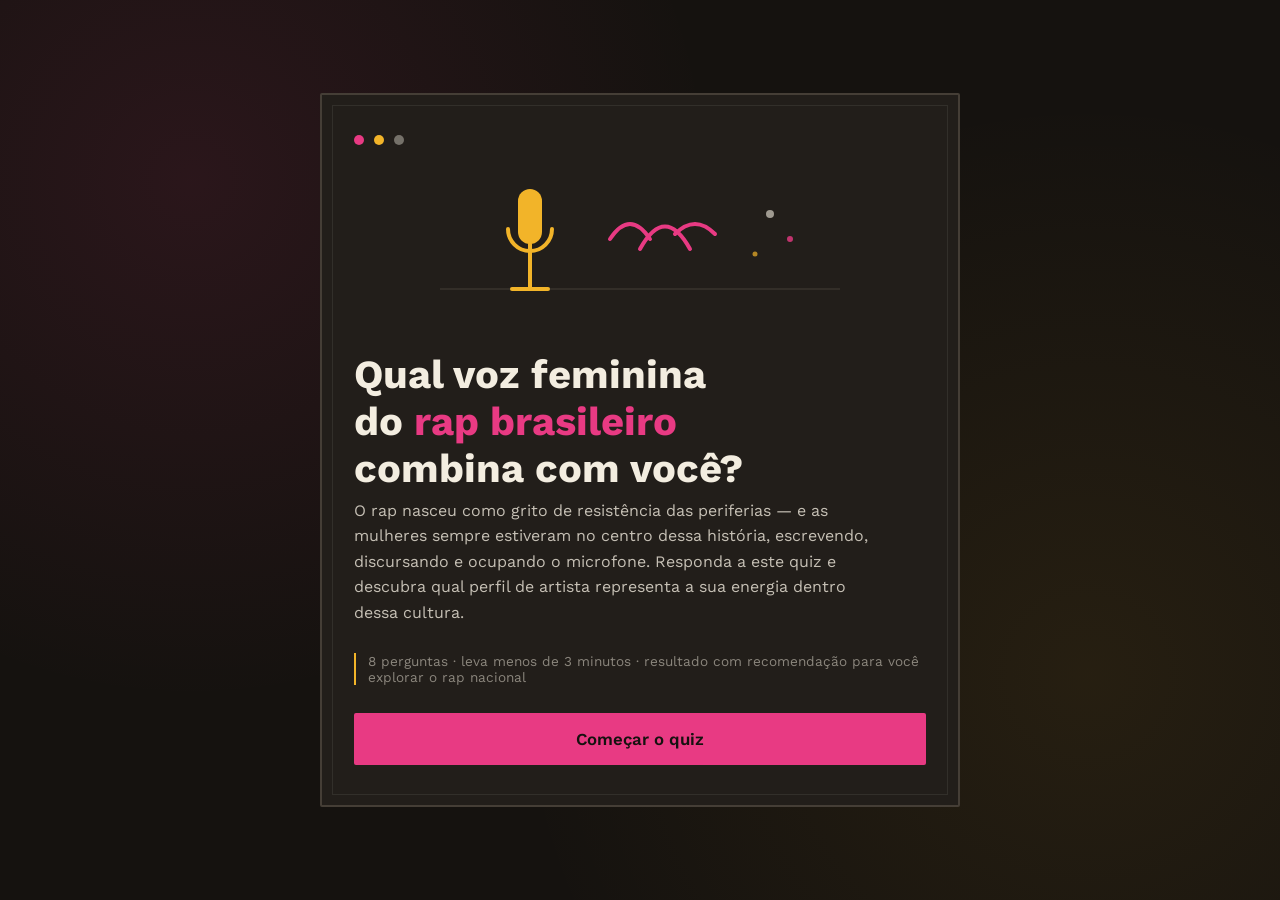
<file: buuzfeed/index.html>
<!DOCTYPE html>
<html lang="pt-BR">
<head>
<meta charset="UTF-8">
<meta name="viewport" content="width=device-width, initial-scale=1.0">
<title>Qual voz feminina do rap brasileiro combina com você?</title>
<link rel="preconnect" href="https://fonts.googleapis.com">
<link href="https://fonts.googleapis.com/css2?family=Anton&family=Work+Sans:ital,wght@0,400;0,500;0,600;0,700;1,500&display=swap" rel="stylesheet">
<link rel="stylesheet" href="style.css">
</head>
<body>

<div id="app">

  <!-- START -->
  <section id="screen-start" class="screen active">
    <div class="card">
      <div class="badge-row">
        <span class="badge-dot pink"></span>
        <span class="badge-dot gold"></span>
        <span class="badge-dot paper"></span>
      </div>

      <svg class="art" viewBox="0 0 400 150" xmlns="http://www.w3.org/2000/svg" role="img" aria-label="Ilustração de um microfone com ondas sonoras">
        <line x1="0" y1="120" x2="400" y2="120" stroke="#453e36" stroke-width="1"/>
        <g transform="translate(60,20)">
          <rect x="18" y="0" width="24" height="55" rx="12" fill="#f2b429"/>
          <line x1="30" y1="55" x2="30" y2="80" stroke="#f2b429" stroke-width="4" stroke-linecap="round"/>
          <path d="M8 40 a22 22 0 0 0 44 0" fill="none" stroke="#f2b429" stroke-width="4" stroke-linecap="round"/>
          <line x1="30" y1="80" x2="30" y2="100" stroke="#f2b429" stroke-width="4" stroke-linecap="round"/>
          <line x1="12" y1="100" x2="48" y2="100" stroke="#f2b429" stroke-width="4" stroke-linecap="round"/>
        </g>
        <g stroke="#e83a83" stroke-width="4" stroke-linecap="round" fill="none">
          <path d="M170 70 Q190 40 210 70"/>
          <path d="M200 80 Q225 35 250 80"/>
          <path d="M235 65 Q255 45 275 65"/>
        </g>
        <circle cx="330" cy="45" r="4" fill="#f3ede0" opacity="0.6"/>
        <circle cx="350" cy="70" r="3" fill="#e83a83" opacity="0.8"/>
        <circle cx="315" cy="85" r="2.5" fill="#f2b429" opacity="0.7"/>
      </svg>

      <h1 class="title">Qual voz feminina<br>do <span>rap brasileiro</span><br>combina com você?</h1>

      <p class="subtitle">
        O rap nasceu como grito de resistência das periferias — e as mulheres sempre estiveram no centro dessa história, escrevendo, discursando e ocupando o microfone. Responda a este quiz e descubra qual perfil de artista representa a sua energia dentro dessa cultura.
      </p>

      <p class="meta-line">8 perguntas · leva menos de 3 minutos · resultado com recomendação para você explorar o rap nacional</p>

      <button class="btn-primary" id="btn-start">Começar o quiz</button>
    </div>
  </section>

  <!-- QUIZ -->
  <section id="screen-quiz" class="screen">
    <div class="card">
      <div class="progress-head">
        <span>Pergunta <strong id="q-current">1</strong> de <strong id="q-total">8</strong></span>
        <span id="q-remaining-percent">0% concluído</span>
      </div>
      <div class="progress-track" id="progress-track"></div>

      <p class="question-text" id="question-text"></p>
      <div class="options" id="options-container"></div>
    </div>
  </section>

  <!-- RESULT -->
  <section id="screen-result" class="screen">
    <div class="card">
      <p class="result-eyebrow">Seu resultado</p>
      <h2 class="result-name" id="result-name"></h2>
      <p class="result-title" id="result-title"></p>

      <div class="result-block">
        <h3>Sua personalidade</h3>
        <p id="result-desc"></p>
      </div>

      <div class="result-block">
        <h3>Sua relação com os valores do hip-hop</h3>
        <p id="result-values"></p>
      </div>

      <div class="result-block callout">
        <h3>Sobre o protagonismo feminino</h3>
        <p id="result-message"></p>
      </div>

      <div class="result-block">
        <h3>Para ir além</h3>
        <p id="result-recommendation"></p>
      </div>

      <button class="btn-secondary" id="btn-restart">Refazer o quiz</button>
    </div>
  </section>

</div>

<script src="script.js"></script>
</body>
</html>
</file>
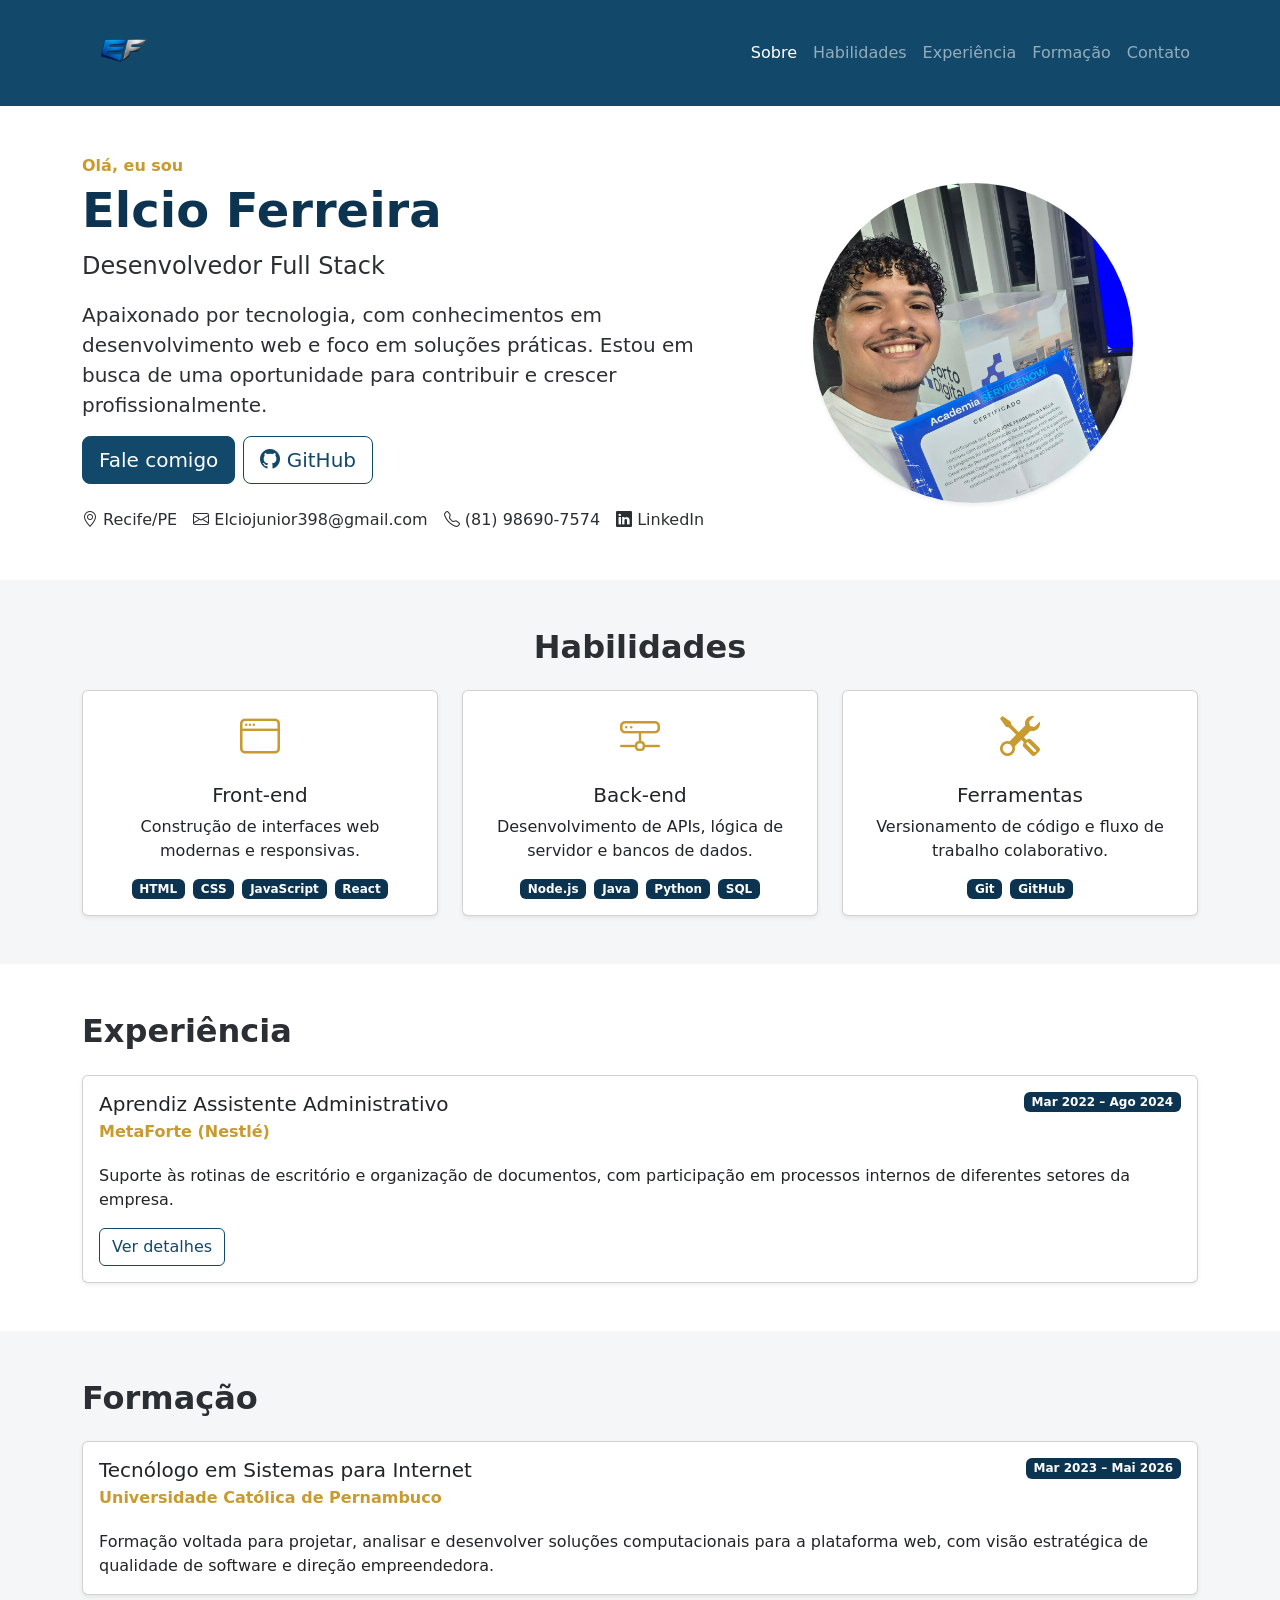
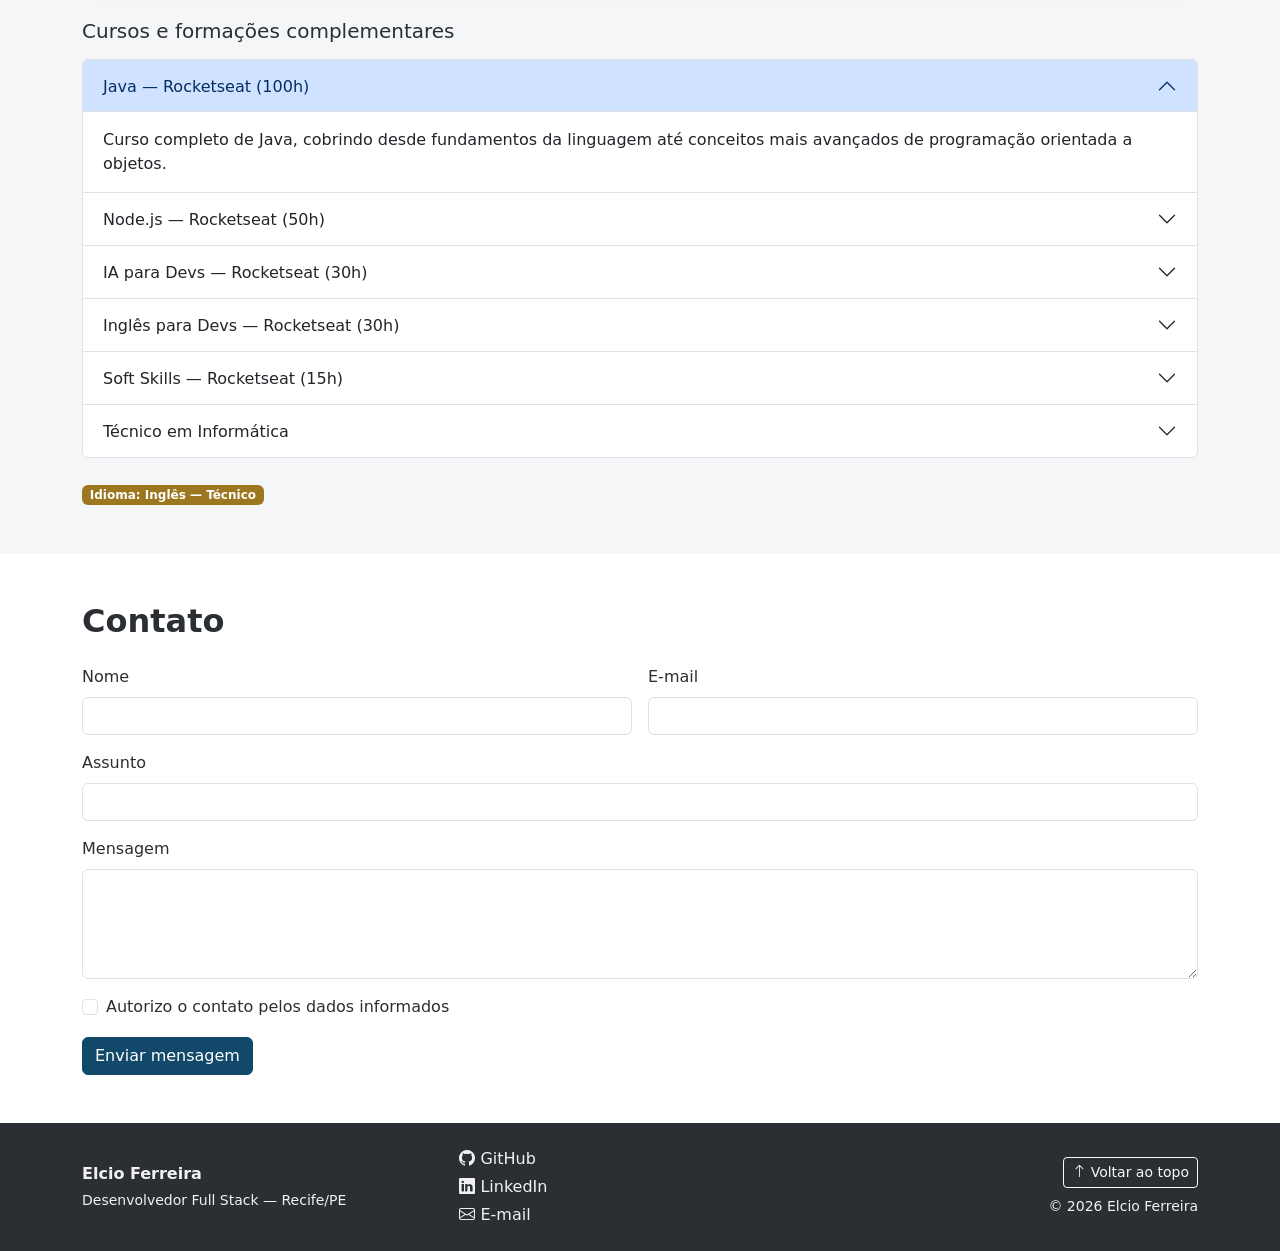
<file: portifolio/index.html>
<!DOCTYPE html>
<html lang="pt-BR">
<head>
  <meta charset="UTF-8">
  <meta name="viewport" content="width=device-width, initial-scale=1.0">
  <title>Elcio Ferreira | Portfólio</title>
  <meta name="description" content="Portfólio de Elcio Ferreira, Desenvolvedor Full Stack em Recife/PE.">

  <!-- Bootstrap 5.3 CSS via CDN -->
  <link href="https://cdn.jsdelivr.net/npm/bootstrap@5.3.3/dist/css/bootstrap.min.css" rel="stylesheet"
        integrity="sha384-QWTKZyjpPEjISv5WaRU9OFeRpok6YctnYmDr5pNlyT2bRjXh0JMhjY6hW+ALEwIH" crossorigin="anonymous">

  <!-- Bootstrap Icons -->
  <link rel="stylesheet" href="https://cdn.jsdelivr.net/npm/bootstrap-icons@1.11.3/font/bootstrap-icons.min.css">

  <!-- CSS personalizado -->
  <link rel="stylesheet" href="./style.css">
</head>
<body>

  <a class="visually-hidden-focusable skip-link" href="#conteudo-principal">Pular para o conteúdo principal</a>

  <!-- Navbar -->
  <header>
    <nav class="navbar navbar-expand-lg navbar-dark sticky-top" aria-label="Navegação principal">
      <div class="container">
        <a class="navbar-brand fw-bold" href="index.html">
          <img src="./img/logo.png" alt="Logo" class="img-fluid" style="max-height: 80px;">
        </a>
        <button class="navbar-toggler" type="button" data-bs-toggle="collapse" data-bs-target="#menuPrincipal"
                aria-controls="menuPrincipal" aria-expanded="false" aria-label="Abrir menu de navegação">
          <span class="navbar-toggler-icon"></span>
        </button>
        <div class="collapse navbar-collapse" id="menuPrincipal">
          <ul class="navbar-nav ms-auto mb-2 mb-lg-0">
            <li class="nav-item"><a class="nav-link active" aria-current="page" href="#sobre">Sobre</a></li>
            <li class="nav-item"><a class="nav-link" href="#habilidades">Habilidades</a></li>
            <li class="nav-item"><a class="nav-link" href="#experiencia">Experiência</a></li>
            <li class="nav-item"><a class="nav-link" href="#formacao">Formação</a></li>
            <li class="nav-item"><a class="nav-link" href="#contato">Contato</a></li>
          </ul>
        </div>
      </div>
    </nav>
  </header>

  <main id="conteudo-principal">

    <!-- Seção principal / Apresentação -->
    <section class="hero py-5" id="sobre" aria-label="Apresentação">
      <div class="container">
        <div class="row align-items-center g-4">
          <div class="col-lg-7">
            <p class="text-accent fw-semibold mb-1">Olá, eu sou</p>
            <h1 class="display-5 fw-bold text-primary-dark">Elcio Ferreira</h1>
            <p class="fs-4 mb-3">Desenvolvedor Full Stack</p>
            <p class="lead">
              Apaixonado por tecnologia, com conhecimentos em desenvolvimento web e foco em
              soluções práticas. Estou em busca de uma oportunidade para contribuir e crescer
              profissionalmente.
            </p>
            <div class="d-flex flex-wrap gap-2 mt-3">
              <a href="#contato" class="btn btn-primary btn-lg">Fale comigo</a>
              <a href="https://github.com/oElcio" target="_blank" rel="noopener noreferrer"
                 class="btn btn-outline-primary btn-lg">
                <i class="bi bi-github" aria-hidden="true"></i> GitHub
              </a>
            </div>
            <ul class="list-unstyled d-flex flex-wrap gap-3 mt-4 mb-0">
              <li>
                <i class="bi bi-geo-alt" aria-hidden="true"></i> Recife/PE
              </li>
              <li>
                <a href="mailto:Elciojunior398@gmail.com" class="link-info-item">
                  <i class="bi bi-envelope" aria-hidden="true"></i> Elciojunior398@gmail.com
                </a>
              </li>
              <li>
                <a href="tel:+5581986907574" class="link-info-item">
                  <i class="bi bi-telephone" aria-hidden="true"></i> (81) 98690-7574
                </a>
              </li>
              <li>
                <a href="https://www.linkedin.com/in/elcio-J-F-S" target="_blank" rel="noopener noreferrer"
                   class="link-info-item">
                  <i class="bi bi-linkedin" aria-hidden="true"></i> LinkedIn
                </a>
              </li>
            </ul>
          </div>
          <div class="col-lg-5">
            <!-- Substituir por foto real de perfil -->
            <img src="./img/WhatsApp Image 2026-08-26 at 19.29.02.jpeg" class="img-fluid rounded-circle shadow-sm foto-perfil"
                 alt="Foto de perfil de Elcio Ferreira">
          </div>
        </div>
      </div>
    </section>

    <!-- Habilidades -->
    <section class="py-5 bg-light-section" id="habilidades" aria-label="Habilidades técnicas">
      <div class="container">
        <h2 class="fw-bold text-center mb-4">Habilidades</h2>
        <div class="row g-4">

          <div class="col-12 col-md-4">
            <div class="card h-100 shadow-sm">
              <div class="card-body text-center">
                <i class="bi bi-window fs-1 text-accent" aria-hidden="true"></i>
                <h3 class="card-title h5 mt-3">Front-end</h3>
                <p class="card-text">Construção de interfaces web modernas e responsivas.</p>
                <div class="d-flex flex-wrap justify-content-center gap-2">
                  <span class="badge bg-primary-dark">HTML</span>
                  <span class="badge bg-primary-dark">CSS</span>
                  <span class="badge bg-primary-dark">JavaScript</span>
                  <span class="badge bg-primary-dark">React</span>
                </div>
              </div>
            </div>
          </div>

          <div class="col-12 col-md-4">
            <div class="card h-100 shadow-sm">
              <div class="card-body text-center">
                <i class="bi bi-hdd-network fs-1 text-accent" aria-hidden="true"></i>
                <h3 class="card-title h5 mt-3">Back-end</h3>
                <p class="card-text">Desenvolvimento de APIs, lógica de servidor e bancos de dados.</p>
                <div class="d-flex flex-wrap justify-content-center gap-2">
                  <span class="badge bg-primary-dark">Node.js</span>
                  <span class="badge bg-primary-dark">Java</span>
                  <span class="badge bg-primary-dark">Python</span>
                  <span class="badge bg-primary-dark">SQL</span>
                </div>
              </div>
            </div>
          </div>

          <div class="col-12 col-md-4">
            <div class="card h-100 shadow-sm">
              <div class="card-body text-center">
                <i class="bi bi-tools fs-1 text-accent" aria-hidden="true"></i>
                <h3 class="card-title h5 mt-3">Ferramentas</h3>
                <p class="card-text">Versionamento de código e fluxo de trabalho colaborativo.</p>
                <div class="d-flex flex-wrap justify-content-center gap-2">
                  <span class="badge bg-primary-dark">Git</span>
                  <span class="badge bg-primary-dark">GitHub</span>
                </div>
              </div>
            </div>
          </div>

        </div>
      </div>
    </section>

    <!-- Experiência -->
    <section class="py-5" id="experiencia" aria-label="Experiência profissional">
      <div class="container">
        <h2 class="fw-bold mb-4">Experiência</h2>
        <div class="card shadow-sm">
          <div class="card-body">
            <div class="d-flex flex-wrap justify-content-between align-items-start gap-2">
              <div>
                <h3 class="card-title h5 mb-1">Aprendiz Assistente Administrativo</h3>
                <p class="text-accent fw-semibold mb-1">MetaForte (Nestlé)</p>
              </div>
              <span class="badge bg-primary-dark">Mar 2022 – Ago 2024</span>
            </div>
            <p class="card-text mt-3">
              Suporte às rotinas de escritório e organização de documentos, com participação em
              processos internos de diferentes setores da empresa.
            </p>
            <button type="button" class="btn btn-outline-primary" data-bs-toggle="modal"
                    data-bs-target="#modalDetalhes"
                    data-titulo="Aprendiz Assistente Administrativo — MetaForte (Nestlé)"
                    data-descricao="Período: Mar 2022 – Ago 2024. Atuação com suporte às rotinas de escritório, organização de documentos e auxílio em processos internos da empresa. Participação na rotatividade entre os setores de RH, Financeiro, TI, Merchandising e Logística, o que proporcionou uma visão ampla do funcionamento de diferentes áreas da organização.">
              Ver detalhes
            </button>
          </div>
        </div>
      </div>
    </section>

    <!-- Modal de detalhes reutilizável -->
    <div class="modal fade" id="modalDetalhes" tabindex="-1" aria-labelledby="modalDetalhesLabel" aria-hidden="true">
      <div class="modal-dialog">
        <div class="modal-content">
          <div class="modal-header">
            <h2 class="modal-title h5" id="modalDetalhesLabel">Detalhes</h2>
            <button type="button" class="btn-close" data-bs-dismiss="modal" aria-label="Fechar"></button>
          </div>
          <div class="modal-body">
            <p id="modalDetalhesTexto"></p>
          </div>
          <div class="modal-footer">
            <button type="button" class="btn btn-secondary" data-bs-dismiss="modal">Fechar</button>
          </div>
        </div>
      </div>
    </div>

    <!-- Formação -->
    <section class="py-5 bg-light-section" id="formacao" aria-label="Formação acadêmica e cursos">
      <div class="container">
        <h2 class="fw-bold mb-4">Formação</h2>

        <div class="card shadow-sm mb-4">
          <div class="card-body">
            <div class="d-flex flex-wrap justify-content-between align-items-start gap-2">
              <div>
                <h3 class="card-title h5 mb-1">Tecnólogo em Sistemas para Internet</h3>
                <p class="text-accent fw-semibold mb-1">Universidade Católica de Pernambuco</p>
              </div>
              <span class="badge bg-primary-dark">Mar 2023 – Mai 2026</span>
            </div>
            <p class="card-text mt-3">
              Formação voltada para projetar, analisar e desenvolver soluções computacionais para a
              plataforma web, com visão estratégica de qualidade de software e direção empreendedora.
            </p>
          </div>
        </div>

        <h3 class="h5 mb-3">Cursos e formações complementares</h3>
        <div class="accordion" id="accordionCursos">

          <div class="accordion-item">
            <h4 class="accordion-header" id="headingUm">
              <button class="accordion-button" type="button" data-bs-toggle="collapse"
                      data-bs-target="#collapseUm" aria-expanded="true" aria-controls="collapseUm">
                Java — Rocketseat (100h)
              </button>
            </h4>
            <div id="collapseUm" class="accordion-collapse collapse show" aria-labelledby="headingUm"
                 data-bs-parent="#accordionCursos">
              <div class="accordion-body">
                Curso completo de Java, cobrindo desde fundamentos da linguagem até conceitos mais
                avançados de programação orientada a objetos.
              </div>
            </div>
          </div>

          <div class="accordion-item">
            <h4 class="accordion-header" id="headingDois">
              <button class="accordion-button collapsed" type="button" data-bs-toggle="collapse"
                      data-bs-target="#collapseDois" aria-expanded="false" aria-controls="collapseDois">
                Node.js — Rocketseat (50h)
              </button>
            </h4>
            <div id="collapseDois" class="accordion-collapse collapse" aria-labelledby="headingDois"
                 data-bs-parent="#accordionCursos">
              <div class="accordion-body">
                Desenvolvimento back-end com Node.js, incluindo construção de APIs e integração com
                bancos de dados.
              </div>
            </div>
          </div>

          <div class="accordion-item">
            <h4 class="accordion-header" id="headingTres">
              <button class="accordion-button collapsed" type="button" data-bs-toggle="collapse"
                      data-bs-target="#collapseTres" aria-expanded="false" aria-controls="collapseTres">
                IA para Devs — Rocketseat (30h)
              </button>
            </h4>
            <div id="collapseTres" class="accordion-collapse collapse" aria-labelledby="headingTres"
                 data-bs-parent="#accordionCursos">
              <div class="accordion-body">
                Aplicação prática de inteligência artificial no dia a dia do desenvolvimento de software.
              </div>
            </div>
          </div>

          <div class="accordion-item">
            <h4 class="accordion-header" id="headingQuatro">
              <button class="accordion-button collapsed" type="button" data-bs-toggle="collapse"
                      data-bs-target="#collapseQuatro" aria-expanded="false" aria-controls="collapseQuatro">
                Inglês para Devs — Rocketseat (30h)
              </button>
            </h4>
            <div id="collapseQuatro" class="accordion-collapse collapse" aria-labelledby="headingQuatro"
                 data-bs-parent="#accordionCursos">
              <div class="accordion-body">
                Vocabulário técnico e comunicação em inglês voltados para o contexto de desenvolvimento
                de software.
              </div>
            </div>
          </div>

          <div class="accordion-item">
            <h4 class="accordion-header" id="headingCinco">
              <button class="accordion-button collapsed" type="button" data-bs-toggle="collapse"
                      data-bs-target="#collapseCinco" aria-expanded="false" aria-controls="collapseCinco">
                Soft Skills — Rocketseat (15h)
              </button>
            </h4>
            <div id="collapseCinco" class="accordion-collapse collapse" aria-labelledby="headingCinco"
                 data-bs-parent="#accordionCursos">
              <div class="accordion-body">
                Desenvolvimento de habilidades comportamentais como comunicação, trabalho em equipe e
                organização.
              </div>
            </div>
          </div>

          <div class="accordion-item">
            <h4 class="accordion-header" id="headingSeis">
              <button class="accordion-button collapsed" type="button" data-bs-toggle="collapse"
                      data-bs-target="#collapseSeis" aria-expanded="false" aria-controls="collapseSeis">
                Técnico em Informática
              </button>
            </h4>
            <div id="collapseSeis" class="accordion-collapse collapse" aria-labelledby="headingSeis"
                 data-bs-parent="#accordionCursos">
              <div class="accordion-body">
                Formação técnica com base em fundamentos de informática, hardware, software e lógica
                de programação.
              </div>
            </div>
          </div>

        </div>

        <div class="row mt-4">
          <div class="col-12">
            <span class="badge bg-accent-dark">Idioma: Inglês — Técnico</span>
          </div>
        </div>
      </div>
    </section>

    <!-- Contato -->
    <section class="py-5" id="contato" aria-label="Formulário de contato">
      <div class="container">
        <h2 class="fw-bold mb-4">Contato</h2>
        <form id="formContato" class="row g-3" novalidate>

          <div class="col-md-6">
            <label for="contatoNome" class="form-label">Nome</label>
            <input type="text" class="form-control" id="contatoNome" name="nome" required>
            <div class="invalid-feedback">Informe seu nome.</div>
          </div>

          <div class="col-md-6">
            <label for="contatoEmail" class="form-label">E-mail</label>
            <input type="email" class="form-control" id="contatoEmail" name="email" required>
            <div class="invalid-feedback">Informe um e-mail válido.</div>
          </div>

          <div class="col-12">
            <label for="contatoAssunto" class="form-label">Assunto</label>
            <input type="text" class="form-control" id="contatoAssunto" name="assunto" required>
            <div class="invalid-feedback">Informe o assunto da mensagem.</div>
          </div>

          <div class="col-12">
            <label for="contatoMensagem" class="form-label">Mensagem</label>
            <textarea class="form-control" id="contatoMensagem" name="mensagem" rows="4" required></textarea>
            <div class="invalid-feedback">Escreva sua mensagem.</div>
          </div>

          <div class="col-12">
            <div class="form-check">
              <input class="form-check-input" type="checkbox" id="contatoAceite" name="aceite" required>
              <label class="form-check-label" for="contatoAceite">
                Autorizo o contato pelos dados informados
              </label>
              <div class="invalid-feedback">É necessário autorizar o contato para enviar.</div>
            </div>
          </div>

          <div class="col-12">
            <div class="alert alert-success d-none" id="contatoSucesso" role="alert">
              Mensagem enviada com sucesso! Em breve entrarei em contato.
            </div>
            <button type="submit" class="btn btn-primary">Enviar mensagem</button>
          </div>

        </form>
      </div>
    </section>

  </main>

  <!-- Rodapé -->
  <footer class="text-light-footer py-4" id="rodape">
    <div class="container">
      <div class="row g-3 align-items-center">
        <div class="col-md-4">
          <p class="fw-bold mb-1">Elcio Ferreira</p>
          <p class="small mb-0">Desenvolvedor Full Stack — Recife/PE</p>
        </div>
        <div class="col-md-4">
          <nav aria-label="Links do rodapé">
            <ul class="list-unstyled mb-0 d-flex flex-column gap-1">
              <li><a href="https://github.com/oElcio" target="_blank" rel="noopener noreferrer" class="footer-link">
                <i class="bi bi-github" aria-hidden="true"></i> GitHub</a></li>
              <li><a href="https://www.linkedin.com/in/elcio-J-F-S" target="_blank" rel="noopener noreferrer" class="footer-link">
                <i class="bi bi-linkedin" aria-hidden="true"></i> LinkedIn</a></li>
              <li><a href="mailto:Elciojunior398@gmail.com" class="footer-link">
                <i class="bi bi-envelope" aria-hidden="true"></i> E-mail</a></li>
            </ul>
          </nav>
        </div>
        <div class="col-md-4 text-md-end">
          <a href="#conteudo-principal" class="btn btn-sm btn-outline-light">
            <i class="bi bi-arrow-up" aria-hidden="true"></i> Voltar ao topo
          </a>
          <p class="small mt-2 mb-0">&copy; <span id="anoAtual">2026</span> Elcio Ferreira</p>
        </div>
      </div>
    </div>
  </footer>

  <!-- Bootstrap Bundle (inclui Popper) -->
  <script src="https://cdn.jsdelivr.net/npm/bootstrap@5.3.3/dist/js/bootstrap.bundle.min.js"
          integrity="sha384-YvpcrYf0tY3lHB60NNkmXc5s9fDVZLESaAA55NDzOxhy9GkcIdslK1eN7N6jIeHz" crossorigin="anonymous"></script>

  <!-- JavaScript próprio -->
  <script src="./script.js"></script>
</body>
</html>
</file>
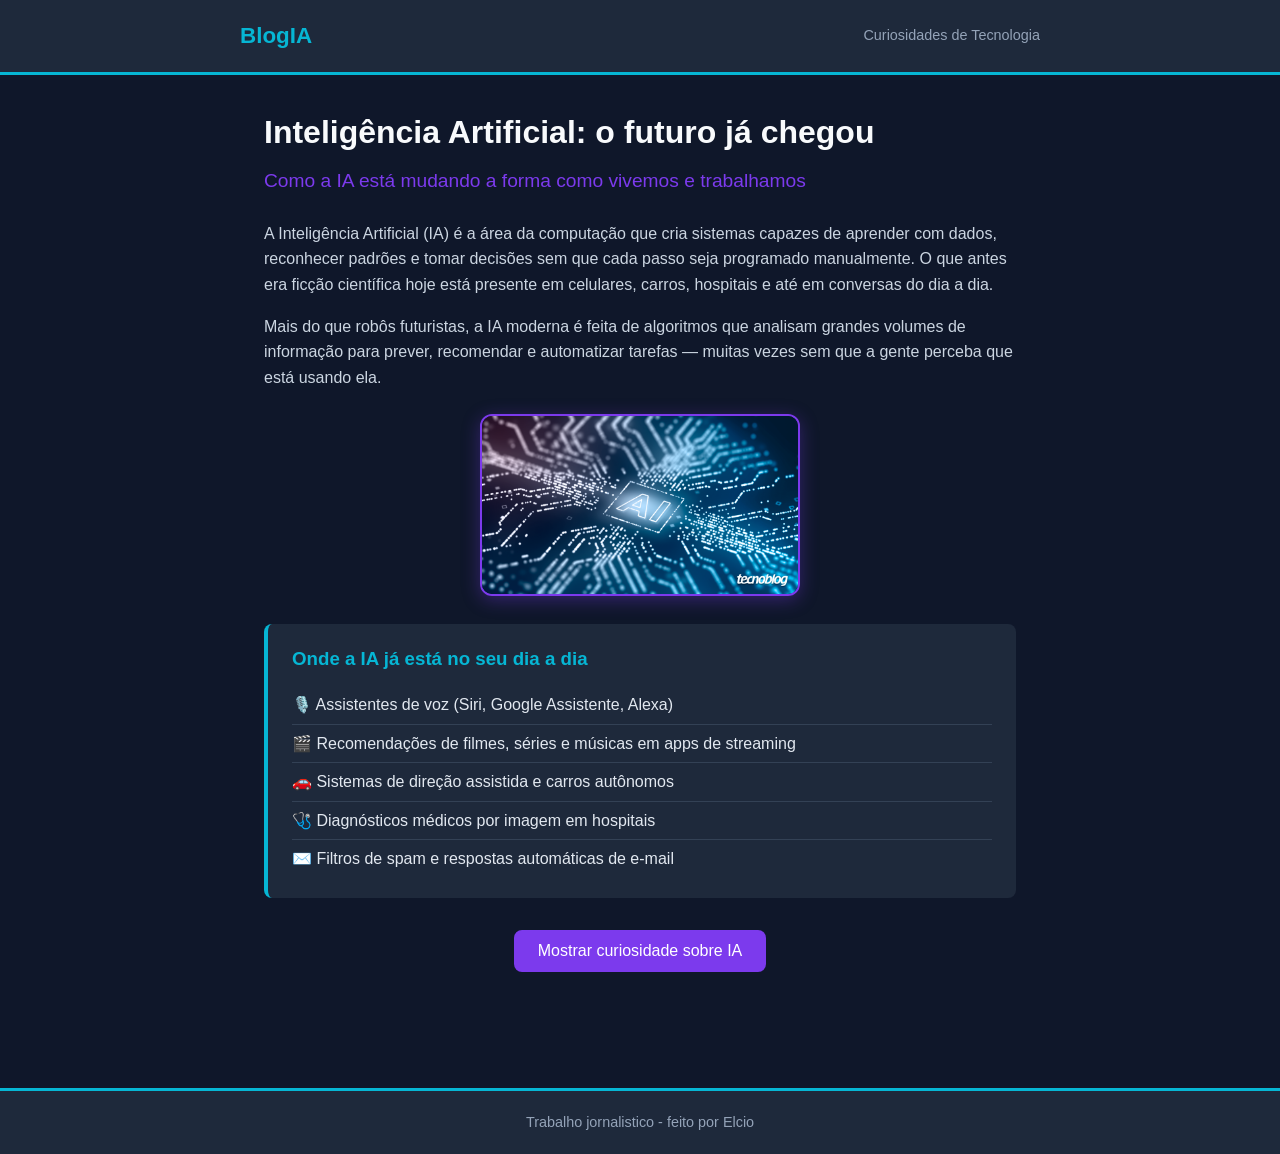
<file: site/index.html>
<!DOCTYPE html>
<html lang="pt-BR">

<head>
  <meta charset="UTF-8">
  <meta name="viewport" content="width=device-width, initial-scale=1.0">
  <title>Inteligência Artificial — o futuro já chegou</title>
  <link rel="stylesheet" href= "sytale.css">
</head>

<body>

  <header class="header">
    <div class="header__inner">
      <span class="logo" >BlogIA</span>
      <span class="header__tag">Curiosidades de Tecnologia</span>
    </div>
  </header>

  <main class="main">

    <h1 class="title">Inteligência Artificial: o futuro já chegou</h1>
    <h2 class="subtitle">Como a IA está mudando a forma como vivemos e trabalhamos</h2>

    <p class="paragraph">
      A Inteligência Artificial (IA) é a área da computação que cria sistemas capazes de
      aprender com dados, reconhecer padrões e tomar decisões sem que cada passo seja
      programado manualmente. O que antes era ficção científica hoje está presente em
      celulares, carros, hospitais e até em conversas do dia a dia.
    </p>
    <p class="paragraph">
      Mais do que robôs futuristas, a IA moderna é feita de algoritmos que analisam grandes
      volumes de informação para prever, recomendar e automatizar tarefas — muitas vezes sem
      que a gente perceba que está usando ela.
    </p>

    <img
      class="tech-image"
      src="fotos/ia-4.webp"
      alt="Ilustração de um chip de inteligência artificial conectado por circuitos">

    <section class="content-section">
      <h3>Onde a IA já está no seu dia a dia</h3>
      <ul class="tech-list">
        <li>🎙️ Assistentes de voz (Siri, Google Assistente, Alexa)</li>
        <li>🎬 Recomendações de filmes, séries e músicas em apps de streaming</li>
        <li>🚗 Sistemas de direção assistida e carros autônomos</li>
        <li>🩺 Diagnósticos médicos por imagem em hospitais</li>
        <li>✉️ Filtros de spam e respostas automáticas de e-mail</li>
      </ul>
    </section>

    <section class="curiosity-section">
      <button id="curiosityBtn" class="btn">Mostrar curiosidade sobre IA</button>
      <p id="curiosityText" class="curiosity-text"></p>
    </section>

  </main>

  <footer class="footer">
    <p>Trabalho jornalistico - feito por Elcio </p>
  </footer>

  <script src="script.js"></script>
  
</body>

</html>
</file>
<file: buuzfeed/style.css>
:root{
  --ink:#15120f;
  --concrete:#221e1a;
  --concrete-2:#2b2621;
  --paper:#f3ede0;
  --pink:#e83a83;
  --pink-dim:#8f2450;
  --gold:#f2b429;
  --line:#453e36;
  --radius:2px;
}

*{box-sizing:border-box;}

body{
  margin:0;
  background:var(--ink);
  background-image:
    radial-gradient(circle at 15% 20%, rgba(232,58,131,0.10), transparent 40%),
    radial-gradient(circle at 85% 75%, rgba(242,180,41,0.08), transparent 45%);
  color:var(--paper);
  font-family:'Work Sans', sans-serif;
  min-height:100vh;
  display:flex;
  align-items:center;
  justify-content:center;
  padding:24px;
}

.display{
  font-family:'Anton', sans-serif;
  font-weight:400;
  letter-spacing:0.01em;
  line-height:1.02;
}

#app{
  width:100%;
  max-width:640px;
}

.card{
  background:var(--concrete);
  border:2px solid var(--line);
  border-radius:var(--radius);
  padding:40px 32px;
  position:relative;
}

.card::before{
  content:"";
  position:absolute;
  top:10px; left:10px; right:10px; bottom:10px;
  border:1px solid rgba(243,237,224,0.08);
  pointer-events:none;
}

.screen{ display:none; }
.screen.active{ display:block; animation:fadeUp .35s ease; }

@keyframes fadeUp{
  from{opacity:0; transform:translateY(6px);}
  to{opacity:1; transform:translateY(0);}
}

/* ---------- START SCREEN ---------- */

.badge-row{
  display:flex;
  gap:10px;
  margin-bottom:24px;
}
.badge-dot{
  width:10px; height:10px; border-radius:50%;
}
.badge-dot.pink{ background:var(--pink); }
.badge-dot.gold{ background:var(--gold); }
.badge-dot.paper{ background:var(--paper); opacity:0.4; }

.art{
  width:100%;
  height:150px;
  margin-bottom:28px;
}

h1.title{
  font-size:2.5rem;
  color:var(--paper);
  margin:0 0 6px 0;
}
h1.title span{ color:var(--pink); }

.subtitle{
  font-size:1rem;
  line-height:1.6;
  color:rgba(243,237,224,0.78);
  max-width:52ch;
  margin:0 0 28px 0;
}

.meta-line{
  font-size:0.85rem;
  color:rgba(243,237,224,0.5);
  margin-bottom:28px;
  border-left:2px solid var(--gold);
  padding-left:12px;
}

button{
  font-family:'Work Sans', sans-serif;
  font-weight:600;
  cursor:pointer;
  border:none;
}

.btn-primary{
  background:var(--pink);
  color:var(--ink);
  font-size:1.05rem;
  padding:16px 28px;
  border-radius:var(--radius);
  width:100%;
  transition:transform .15s ease, background .15s ease;
}
.btn-primary:hover{ background:#ff4f95; transform:translateY(-2px); }
.btn-primary:active{ transform:translateY(0); }

/* ---------- QUIZ SCREEN ---------- */

.progress-head{
  display:flex;
  justify-content:space-between;
  align-items:baseline;
  margin-bottom:10px;
  font-size:0.85rem;
  color:rgba(243,237,224,0.65);
}
.progress-head strong{ color:var(--paper); }

.progress-track{
  display:flex;
  gap:5px;
  margin-bottom:32px;
}
.progress-seg{
  height:6px;
  flex:1;
  background:var(--line);
  border-radius:1px;
  overflow:hidden;
}
.progress-seg i{
  display:block;
  height:100%;
  width:0%;
  background:linear-gradient(90deg, var(--pink), var(--gold));
  transition:width .3s ease;
}
.progress-seg.filled i{ width:100%; }

.question-text{
  font-size:1.4rem;
  line-height:1.35;
  margin:0 0 26px 0;
  color:var(--paper);
}

.options{
  display:flex;
  flex-direction:column;
  gap:12px;
}

.option{
  background:var(--concrete-2);
  border:1.5px solid var(--line);
  color:var(--paper);
  text-align:left;
  padding:16px 18px;
  border-radius:var(--radius);
  font-size:0.98rem;
  font-weight:500;
  transition:border-color .15s ease, background .15s ease, transform .1s ease;
}
.option:hover:not(:disabled){
  border-color:var(--pink);
  transform:translateX(2px);
}
.option.selected{
  background:rgba(232,58,131,0.15);
  border-color:var(--pink);
}
.option:disabled{ cursor:default; }
.option:disabled:not(.selected){ opacity:0.4; }

/* ---------- RESULT SCREEN ---------- */

.result-eyebrow{
  font-size:0.8rem;
  color:var(--gold);
  margin-bottom:8px;
}

.result-name{
  font-size:1.9rem;
  color:var(--paper);
  margin:0 0 4px 0;
}
.result-title{
  font-size:1.05rem;
  color:var(--pink);
  margin:0 0 22px 0;
  font-style:italic;
  font-weight:500;
}

.result-block{
  margin-bottom:20px;
}
.result-block h3{
  font-family:'Work Sans', sans-serif;
  font-size:0.78rem;
  text-transform:uppercase;
  letter-spacing:0.06em;
  color:rgba(243,237,224,0.5);
  margin:0 0 8px 0;
  font-weight:600;
}
.result-block p{
  margin:0;
  line-height:1.65;
  color:rgba(243,237,224,0.92);
  font-size:0.98rem;
}

.result-block.callout{
  border-left:2px solid var(--gold);
  padding-left:14px;
}

.btn-secondary{
  background:transparent;
  border:1.5px solid var(--line);
  color:var(--paper);
  padding:13px 22px;
  border-radius:var(--radius);
  font-size:0.92rem;
  margin-top:8px;
  transition:border-color .15s ease;
}
.btn-secondary:hover{ border-color:var(--paper); }

@media (max-width: 480px){
  .card{ padding:28px 20px; }
  h1.title{ font-size:1.9rem; }
  .question-text{ font-size:1.2rem; }
}

@media (prefers-reduced-motion: reduce){
  .screen.active{ animation:none; }
  *{ transition:none !important; }
}
</file>
<file: site/sytale.css>
* {
  margin: 0;
  padding: 0;
  box-sizing: border-box;
}

body {
  font-family: "Segoe UI", Verdana, Arial, sans-serif;
  background-color: #0f172a;
  color: #e2e8f0;
  line-height: 1.6;
}

/* ---------- HEADER ---------- */
.header {
  background-color: #1e293b;
  border-bottom: 3px solid #06b6d4;
  padding: 18px 24px;
}

.header__inner {
  max-width: 800px;
  margin: 0 auto;
  display: flex;
  justify-content: space-between;
  align-items: center;
  flex-wrap: wrap;
  gap: 8px;
}

.logo {
  font-size: 1.4rem;
  font-weight: bold;
  color: #06b6d4;
}

.header__tag {
  font-size: 0.9rem;
  color: #94a3b8;
}

/* ---------- MAIN ---------- */
.main {
  max-width: 800px;
  margin: 0 auto;
  padding: 32px 24px;
}

.title {
  font-size: 2rem;
  color: #f8fafc;
  margin-bottom: 8px;
}

.subtitle {
  font-size: 1.2rem;
  font-weight: 400;
  color: #7c3aed;
  margin-bottom: 24px;
}

.paragraph {
  margin-bottom: 16px;
  color: #cbd5e1;
}

.tech-image {
  display: block;
  max-width: 320px;
  width: 100%;
  height: auto;
  margin: 24px auto;
  border-radius: 12px;
  border: 2px solid #7c3aed;
  box-shadow: 0 4px 18px rgba(124, 58, 237, 0.35);
}

.content-section {
  background-color: #1e293b;
  border-left: 4px solid #06b6d4;
  border-radius: 8px;
  padding: 20px 24px;
  margin: 28px 0;
}

.content-section h3 {
  color: #06b6d4;
  margin-bottom: 12px;
}

.tech-list {
  list-style: none;
}

.tech-list li {
  padding: 6px 0;
  border-bottom: 1px solid #334155;
  color: #e2e8f0;
}

.tech-list li:last-child {
  border-bottom: none;
}

/* ---------- CURIOSITY / JS SECTION ---------- */
.curiosity-section {
  text-align: center;
  margin: 32px 0;
}

.btn {
  background-color: #7c3aed;
  color: #ffffff;
  border: none;
  padding: 12px 24px;
  font-size: 1rem;
  border-radius: 8px;
  cursor: pointer;
  transition: background-color 0.2s ease, transform 0.1s ease;
}

.btn:hover {
  background-color: #06b6d4;
}

.btn:active {
  transform: scale(0.97);
}

.curiosity-text {
  margin-top: 18px;
  font-size: 1.05rem;
  color: #f8fafc;
  background-color: #1e293b;
  border: 1px solid #7c3aed;
  border-radius: 8px;
  padding: 16px;
  min-height: 20px;
  opacity: 0;
  transition: opacity 0.3s ease;
}

.curiosity-text.visible {
  opacity: 1;
}

/* ---------- FOOTER ---------- */
.footer {
  text-align: center;
  padding: 20px;
  background-color: #1e293b;
  color: #94a3b8;
  font-size: 0.9rem;
  border-top: 3px solid #06b6d4;
}
</file>
<file: portifolio/style.css>
/* ==========================================================================
   Portfólio - Elcio Ferreira
   CSS personalizado, complementa o Bootstrap 5, sem sobrescrevê-lo
   desnecessariamente. Segue o mesmo molde visual do projeto Recife Conecta.
   ========================================================================== */

:root {
  --cor-azul: #12496a;
  --cor-azul-escuro: #0c3450;
  --cor-dourado: #c99a2e;
  --cor-dourado-escuro: #9c771f;
  --cor-fundo-claro: #f4f6f8;
  --cor-cinza-escuro: #2b2f33;
  --transicao-padrao: 0.2s ease-in-out;
}

body {
  color: var(--cor-cinza-escuro);
}

/* Link para pular para o conteúdo (acessibilidade por teclado) */
.skip-link {
  position: absolute;
  top: -3rem;
  left: 0.5rem;
  z-index: 2000;
  background-color: #fff;
  padding: 0.5rem 1rem;
  border-radius: 0.25rem;
}

.skip-link:focus {
  top: 0.5rem;
}

/* Navbar */
.navbar {
  background-color: var(--cor-azul);
}

/* Seções de fundo secundário */
.bg-light-section {
  background-color: var(--cor-fundo-claro);
}

/* Cores de apoio à identidade visual */
.text-primary-dark {
  color: var(--cor-azul-escuro);
}

.text-accent {
  color: var(--cor-dourado);
}

.bg-primary-dark {
  background-color: var(--cor-azul-escuro);
}

.bg-accent-dark {
  background-color: var(--cor-dourado-escuro);
}

.btn-primary {
  background-color: var(--cor-azul);
  border-color: var(--cor-azul);
}

.btn-primary:hover,
.btn-primary:focus {
  background-color: var(--cor-azul-escuro);
  border-color: var(--cor-azul-escuro);
}

.btn-outline-primary {
  color: var(--cor-azul);
  border-color: var(--cor-azul);
}

.btn-outline-primary:hover,
.btn-outline-primary:focus {
  background-color: var(--cor-azul);
  border-color: var(--cor-azul);
}

/* Links de contato na seção de apresentação e no rodapé */
.link-info-item {
  color: inherit;
  text-decoration: none;
}

.link-info-item:hover,
.link-info-item:focus {
  color: var(--cor-azul);
  text-decoration: underline;
}

/* Foto de perfil: padronizada, sem distorção */
.foto-perfil {
  width: 100%;
  max-width: 320px;
  aspect-ratio: 1 / 1;
  object-fit: cover;
  display: block;
  margin: 0 auto;
}

/* Efeito suave ao passar o mouse nos cards */
.card {
  transition: transform var(--transicao-padrao), box-shadow var(--transicao-padrao);
}

.card:hover {
  transform: translateY(-4px);
  box-shadow: 0 0.75rem 1.25rem rgba(0, 0, 0, 0.12);
}

/* Rodapé */
footer.text-light-footer {
  background-color: var(--cor-cinza-escuro);
  color: #f1f1f1;
}

.footer-link {
  color: #f1f1f1;
  text-decoration: none;
}

.footer-link:hover,
.footer-link:focus {
  text-decoration: underline;
}

/* Estilos de foco visíveis, sem remover o contorno padrão sem substituto */
a:focus-visible,
button:focus-visible,
input:focus-visible,
select:focus-visible,
textarea:focus-visible,
.nav-link:focus-visible {
  outline: 3px solid var(--cor-dourado);
  outline-offset: 2px;
}

/* Respeita usuários que preferem menos animações */
@media (prefers-reduced-motion: reduce) {
  .card {
    transition: none;
  }

  .card:hover {
    transform: none;
  }
}
</file>
